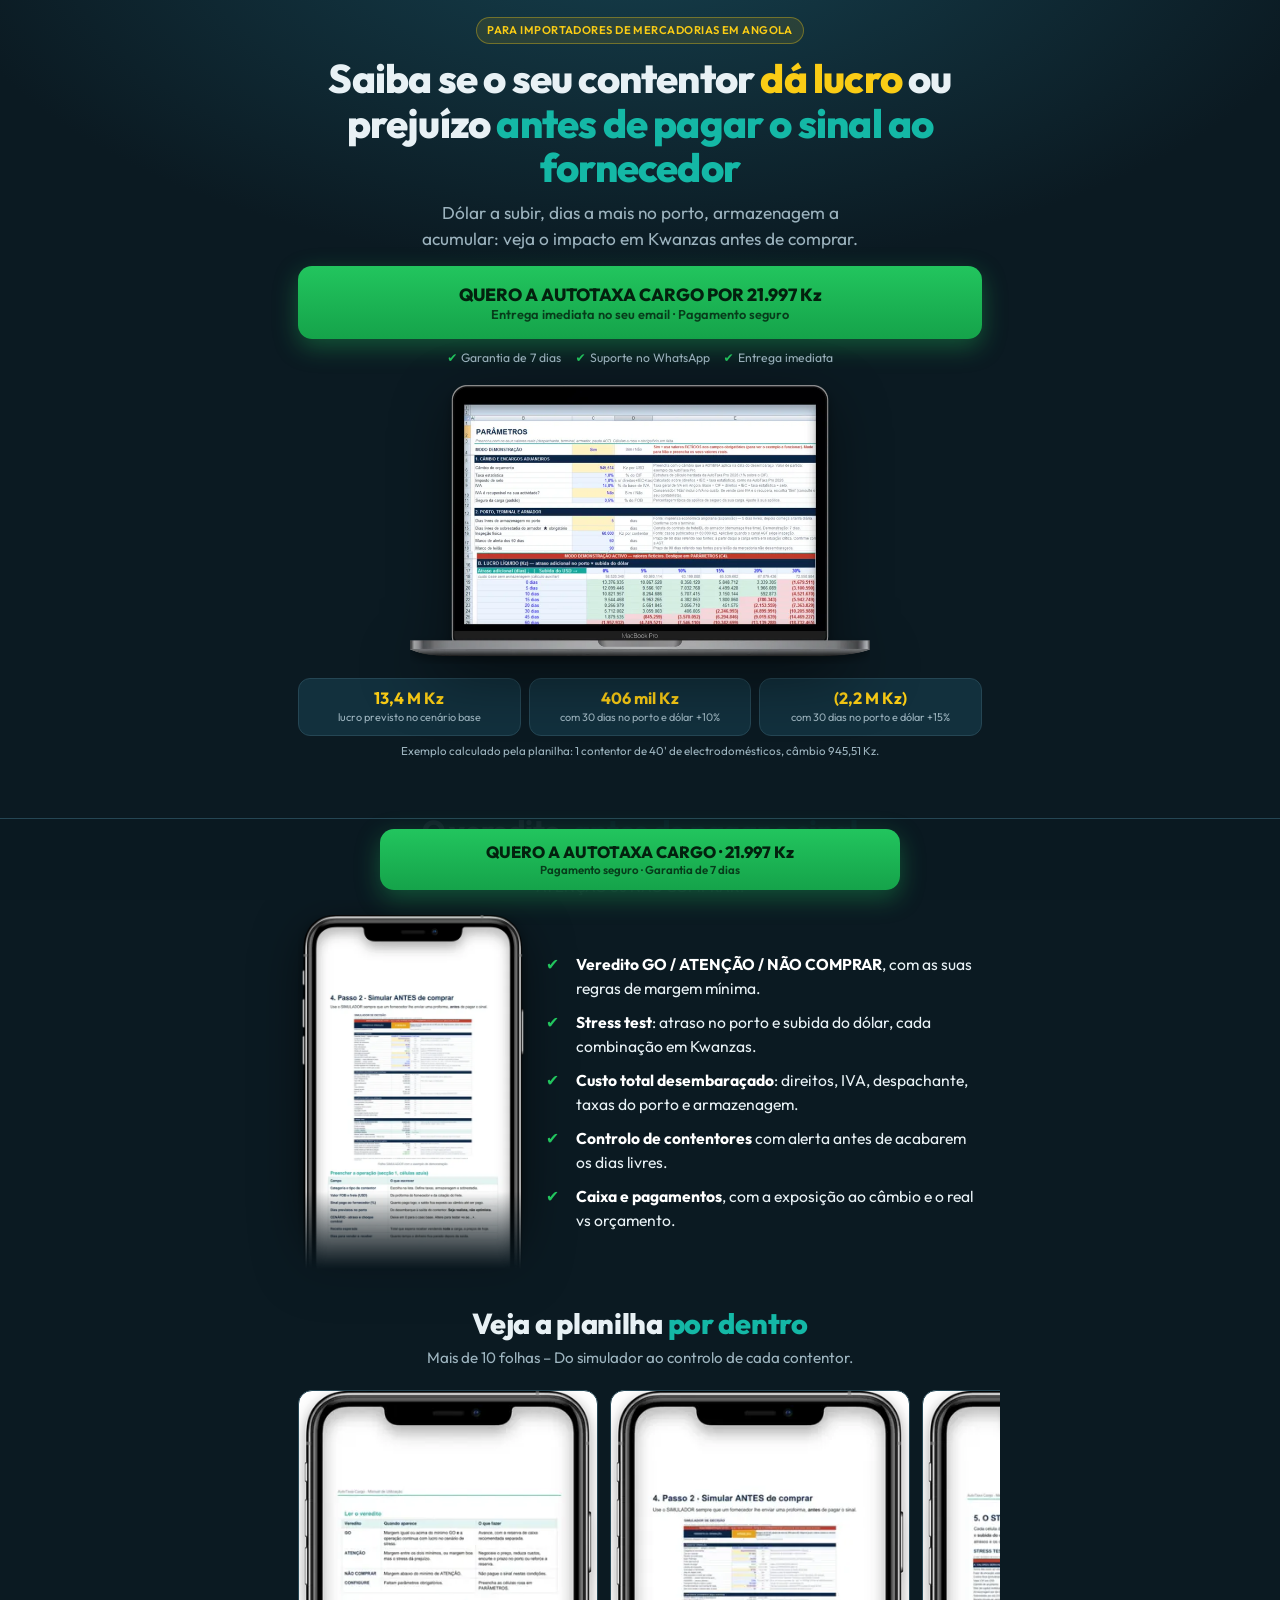
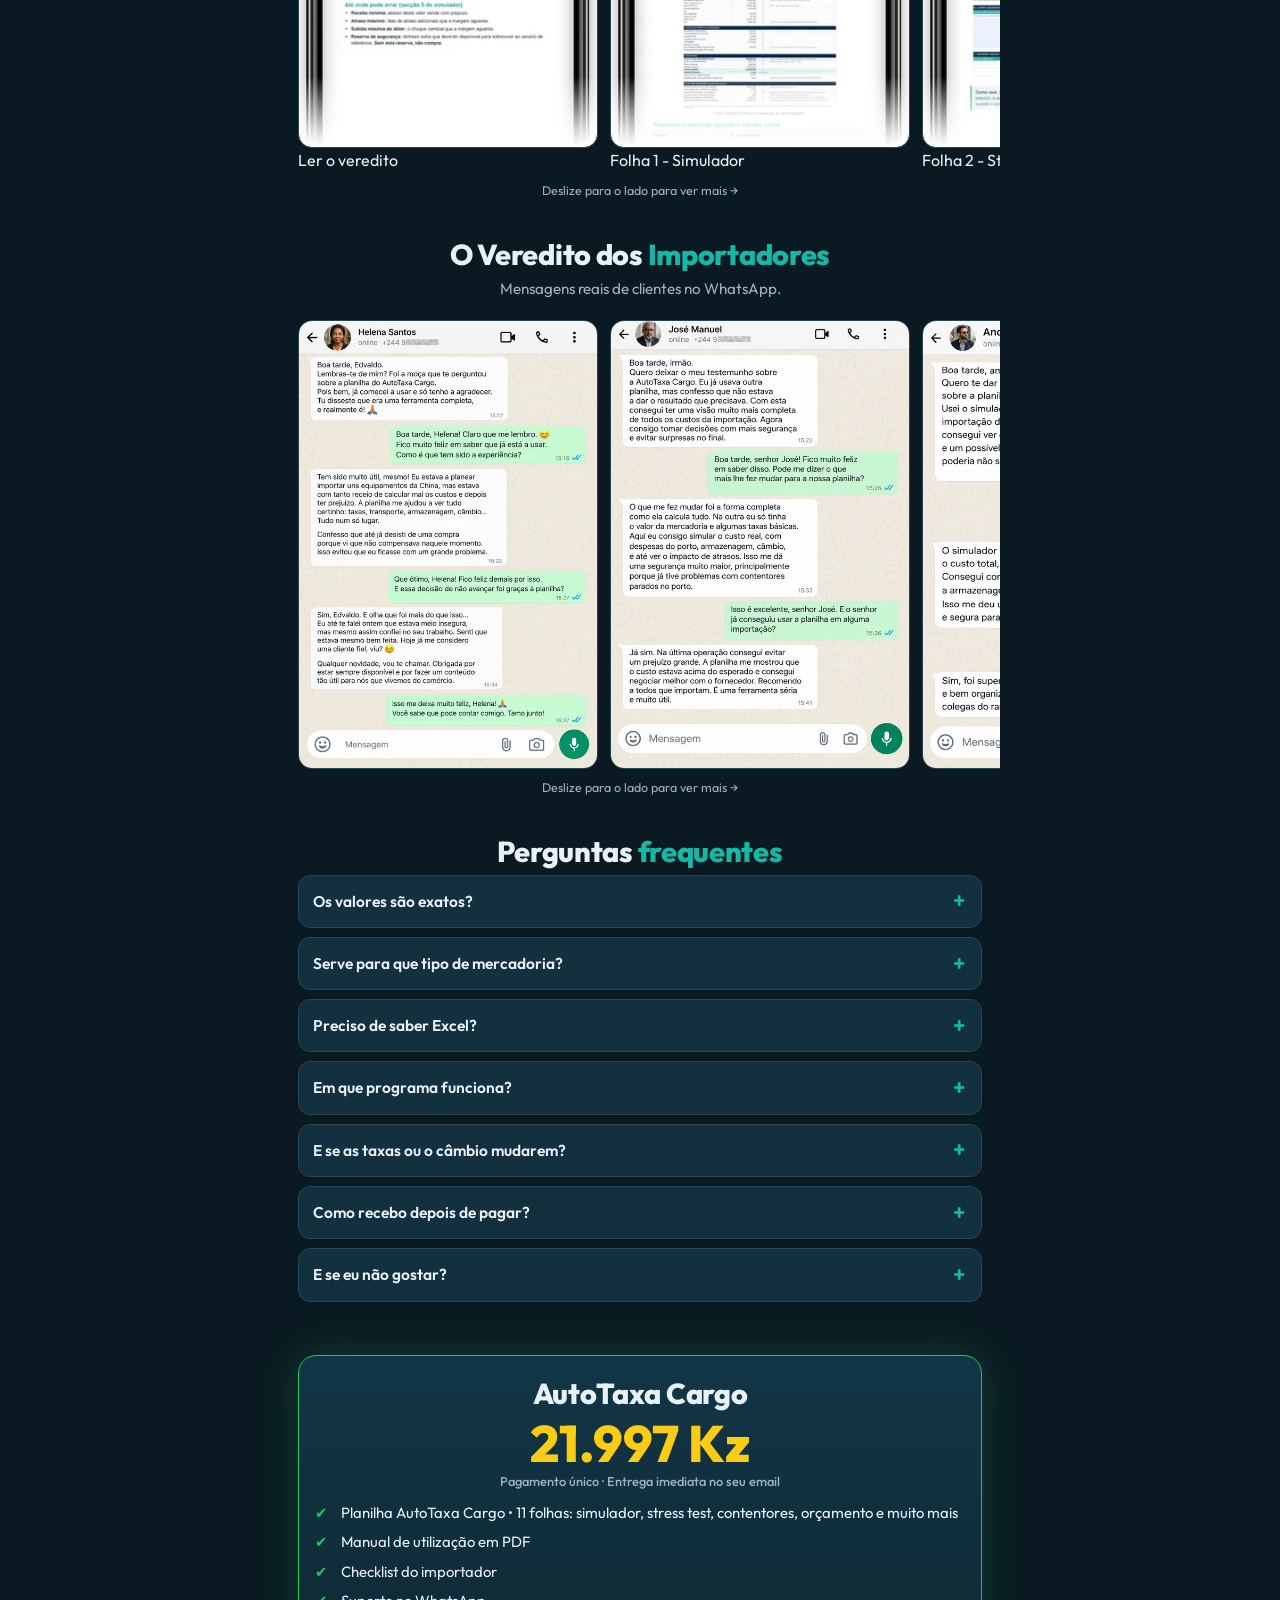
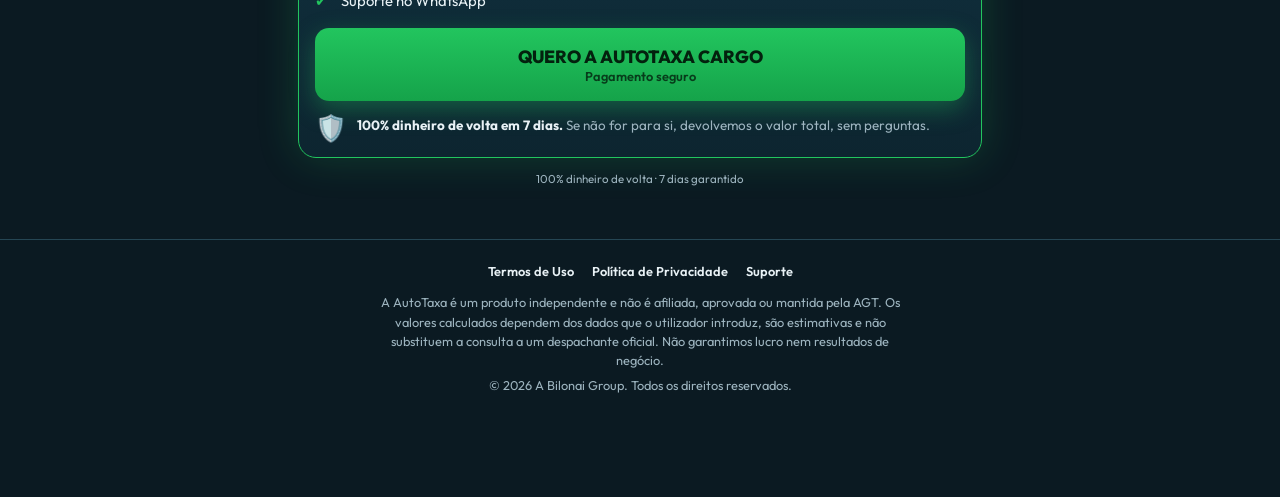
<file: index.html>
<!doctype html>
<html lang="pt-AO">
<head>
  <meta charset="utf-8">
  <meta name="viewport" content="width=device-width,initial-scale=1,viewport-fit=cover">
  <title>AutoTaxa Cargo — Saiba se a sua importação dá lucro antes de comprar</title>
  <meta name="description" content="Planilha para importadores de mercadorias em Angola: veredito GO / NÃO COMPRAR, stress test de câmbio e atraso no porto, armazenagem e caixa, tudo em Kwanzas.">
  <meta name="theme-color" content="#2d2177">
  <meta property="og:title" content="AutoTaxa Cargo — Saiba se o seu contentor dá lucro antes de pagar o sinal">
  <meta property="og:description" content="Veredito, stress test, armazenagem e caixa numa única planilha, em Kwanzas.">
  <meta property="og:type" content="website">
  <link rel="icon" type="image/png" href="/favicon.png">
  <link rel="apple-touch-icon" href="/favicon.png">
  <link rel="preconnect" href="https://fonts.googleapis.com">
  <link rel="preconnect" href="https://fonts.gstatic.com" crossorigin>
  <link rel="preload" as="image" href="assets/v2/laptop.webp" type="image/webp">
  <link rel="stylesheet" href="https://fonts.googleapis.com/css2?family=Outfit:wght@400;600;800&display=swap">
  <link rel="stylesheet" href="styles.css">
  <!-- Meta Pixel (apenas carregamento + PageView; os eventos de conversão vêm da OkandaPay) -->
  <script>
  !function(f,b,e,v,n,t,s){if(f.fbq)return;n=f.fbq=function(){n.callMethod?n.callMethod.apply(n,arguments):n.queue.push(arguments)};if(!f._fbq)f._fbq=n;n.push=n;n.loaded=!0;n.version='2.0';n.queue=[];t=b.createElement(e);t.async=!0;t.src=v;s=b.getElementsByTagName(e)[0];s.parentNode.insertBefore(t,s)}(window,document,'script','https://connect.facebook.net/en_US/fbevents.js');
  fbq('init','2337044630374395');
  fbq('track','PageView');
  </script>
  <noscript><img height="1" width="1" style="display:none" src="https://www.facebook.com/tr?id=2337044630374395&ev=PageView&noscript=1" alt=""></noscript>
  <!-- UTMify (passo final): colar aqui o script de UTMs do produto Cargo -->
</head>
<body class="v2">

<div class="live-bar" id="liveBar" hidden>🔥 <b id="liveNum">0</b> importadores já viram esta oferta hoje</div>

<main>
<header class="hero"><div class="wrap">
  <span class="eyebrow">Para importadores de mercadorias em Angola</span>
  <h1>Saiba se o seu contentor <mark>dá lucro</mark> ou prejuízo <span class="soft">antes de pagar o sinal ao fornecedor</span></h1>
  <p class="sub">Dólar a subir, dias a mais no porto, armazenagem a acumular: veja o impacto em Kwanzas antes de comprar.</p>
  <a class="btn" id="mainCta" href="https://okandapay.com/checkout/planilha-calculadora-autotaxa-cargo-mv1c8397?pid=7a7638f3-526f-4d42-95f4-f4718d9a4adf">QUERO A AUTOTAXA CARGO POR 21.997 Kz<span>Entrega imediata no seu email · Pagamento seguro</span></a>
  <p class="trust"><span><i>✔</i>Garantia de 7 dias</span><span><i>✔</i>Suporte no WhatsApp</span><span><i>✔</i>Entrega imediata</span></p>
  <img class="hero-img" src="assets/v2/laptop.webp" width="900" height="546" alt="Planilha AutoTaxa Cargo com o stress test de atraso no porto e subida do dólar" fetchpriority="high">
  <div class="example" aria-label="Exemplo da planilha">
    <div><b>13,4 M Kz</b><span>lucro previsto no cenário base</span></div>
    <div><b>406 mil Kz</b><span>com 30 dias no porto e dólar +10%</span></div>
    <div><b>(2,2 M Kz)</b><span>com 30 dias no porto e dólar +15%</span></div>
  </div>
  <p class="example-note">Exemplo calculado pela planilha: 1 contentor de 40' de electrodomésticos, câmbio 945,51 Kz.</p>
</div></header>

<section><div class="wrap">
  <h2>O veredito, <span>antes de pagar o sinal</span></h2>
  <p class="lead">Preencha a proforma do fornecedor e a planilha diz-lhe GO, ATENÇÃO ou NÃO COMPRAR.</p>
  <div class="split">
    <img class="phone" src="assets/v2/phone.webp" width="520" height="803" alt="AutoTaxa Cargo no telemóvel: simulador de decisão antes de comprar" loading="lazy">
    <ul class="list">
      <li><b>Veredito GO / ATENÇÃO / NÃO COMPRAR</b>, com as suas regras de margem mínima.</li>
      <li><b>Stress test</b>: atraso no porto e subida do dólar, cada combinação em Kwanzas.</li>
      <li><b>Custo total desembaraçado</b>: direitos, IVA, despachante, taxas do porto e armazenagem.</li>
      <li><b>Controlo de contentores</b> com alerta antes de acabarem os dias livres.</li>
      <li><b>Caixa e pagamentos</b>, com a exposição ao câmbio e o real vs orçamento.</li>
    </ul>
  </div>
</div></section>

<section><div class="wrap">
  <h2>Veja a planilha <span>por dentro</span></h2>
  <p class="lead">Mais de 10 folhas – Do simulador ao controlo de cada contentor.</p>
  <div class="carousel phones" aria-label="Ecrãs da planilha">
    <figure><img src="assets/v2/p-veredito.webp" width="340" height="407" alt="Como ler o veredito" loading="lazy"><figcaption>Ler o veredito</figcaption></figure>
    <figure><img src="assets/v2/p-simulador.webp" width="340" height="407" alt="Simulador de decisão" loading="lazy"><figcaption>Folha 1 - Simulador</figcaption></figure>
    <figure><img src="assets/v2/p-stress.webp" width="340" height="407" alt="Stress test" loading="lazy"><figcaption>Folha 2 - Stress test</figcaption></figure>
    <figure><img src="assets/v2/p-contentores.webp" width="340" height="407" alt="Controlo de contentores" loading="lazy"><figcaption>Folha 3 - Contentores</figcaption></figure>
    <figure><img src="assets/v2/p-caixa.webp" width="340" height="407" alt="Pagamentos e caixa" loading="lazy"><figcaption>Folha 4 - Pagamentos e caixa</figcaption></figure>
    <figure><img src="assets/v2/p-real.webp" width="340" height="407" alt="Real versus orçamento" loading="lazy"><figcaption>Folha 5 - Real vs orçamento</figcaption></figure>
    <figure><img src="assets/v2/p-painel.webp" width="340" height="407" alt="Painel e checklist" loading="lazy"><figcaption>Folha 6 - Painel e checklist</figcaption></figure>
  </div>
  <p class="swipe">Deslize para o lado para ver mais →</p>
</div></section>

<section><div class="wrap">
  <h2>O Veredito dos <span>Importadores</span></h2>
  <p class="lead">Mensagens reais de clientes no WhatsApp.</p>
  <div class="carousel" aria-label="Testemunhos de clientes">
    <img src="assets/v2/prova-1.webp" width="560" height="840" alt="Testemunho de cliente no WhatsApp 1" loading="lazy">
    <img src="assets/v2/prova-2.webp" width="560" height="840" alt="Testemunho de cliente no WhatsApp 2" loading="lazy">
    <img src="assets/v2/prova-3.webp" width="560" height="840" alt="Testemunho de cliente no WhatsApp 3" loading="lazy">
    <img src="assets/v2/prova-4.webp" width="560" height="840" alt="Testemunho de cliente no WhatsApp 4" loading="lazy">
    <img src="assets/v2/prova-5.webp" width="560" height="840" alt="Testemunho de cliente no WhatsApp 5" loading="lazy">
  </div>
  <p class="swipe">Deslize para o lado para ver mais →</p>
</div></section>

<section><div class="wrap">
  <h2>Perguntas <span>frequentes</span></h2>
  <details><summary>Os valores são exatos?</summary><p>A planilha calcula com os dados que você introduz (câmbio, taxas, tarifas do despachante, do terminal e do armador) e dá-lhe uma estimativa. O valor final pode variar por reavaliação aduaneira ou câmbio aplicado, por isso confirme com o seu despachante antes de pagar o sinal. Não garantimos lucro nem resultados de negócio.</p></details>
  <details><summary>Serve para que tipo de mercadoria?</summary><p>Para qualquer carga em contentor, de 20' ou 40': electrodomésticos, electrónicos, peças, roupa e outras. Você escolhe a categoria e o tipo de contentor, e pode renomeá-los.</p></details>
  <details><summary>Preciso de saber Excel?</summary><p>Não. Você só preenche as células azuis e a planilha calcula o resto. Vem com manual de utilização em PDF, passo a passo, e um checklist do importador.</p></details>
  <details><summary>Em que programa funciona?</summary><p>Abre no Excel, no computador ou no telemóvel.</p></details>
  <details><summary>E se as taxas ou o câmbio mudarem?</summary><p>Basta atualizar os valores na folha PARÂMETROS e tudo é recalculado. Você configura uma vez e ajusta quando as tarifas mudarem.</p></details>
  <details><summary>Como recebo depois de pagar?</summary><p>O acesso é digital e imediato, enviado para o email ou contacto indicado no checkout. Se tiver qualquer dificuldade, fale connosco no WhatsApp.</p></details>
  <details><summary>E se eu não gostar?</summary><p>Tem 7 dias para pedir o reembolso integral, sem precisar de explicar o motivo, pelo WhatsApp ou por email.</p></details>
</div></section>

<section><div class="wrap">
  <div class="offer">
    <h2>AutoTaxa Cargo</h2>
    <div class="price">21.997 Kz<small>Pagamento único · Entrega imediata no seu email</small></div>
    <ul>
      <li>Planilha AutoTaxa Cargo • 11 folhas: simulador, stress test, contentores, orçamento e muito mais</li>
      <li>Manual de utilização em PDF</li>
      <li>Checklist do importador</li>
      <li>Suporte no WhatsApp</li>
    </ul>
    <a class="btn" id="finalCta" href="https://okandapay.com/checkout/planilha-calculadora-autotaxa-cargo-mv1c8397?pid=7a7638f3-526f-4d42-95f4-f4718d9a4adf">QUERO A AUTOTAXA CARGO<span>Pagamento seguro</span></a>
    <div class="guarantee"><em>🛡️</em><p><b>100% dinheiro de volta em 7 dias.</b> Se não for para si, devolvemos o valor total, sem perguntas.</p></div>
  </div>
  <p class="example-note" style="margin-top:12px">100% dinheiro de volta · 7 dias garantido</p>
</div></section>
</main>

<footer class="site-footer"><div class="wrap">
  <nav><a href="termos.html">Termos de Uso</a><a href="privacidade.html">Política de Privacidade</a><a href="https://wa.me/244955968159" rel="noopener">Suporte</a></nav>
  <p>A AutoTaxa é um produto independente e não é afiliada, aprovada ou mantida pela AGT. Os valores calculados dependem dos dados que o utilizador introduz, são estimativas e não substituem a consulta a um despachante oficial. Não garantimos lucro nem resultados de negócio.</p>
  <p>© <span id="year">2026</span> A Bilonai Group. Todos os direitos reservados.</p>
</div></footer>

<div class="sticky" id="sticky"><a class="btn" href="https://okandapay.com/checkout/planilha-calculadora-autotaxa-cargo-mv1c8397?pid=7a7638f3-526f-4d42-95f4-f4718d9a4adf">QUERO A AUTOTAXA CARGO · 21.997 Kz<span>Pagamento seguro · Garantia de 7 dias</span></a></div>

<script src="main.js" defer></script>
</body>
</html>
</file>
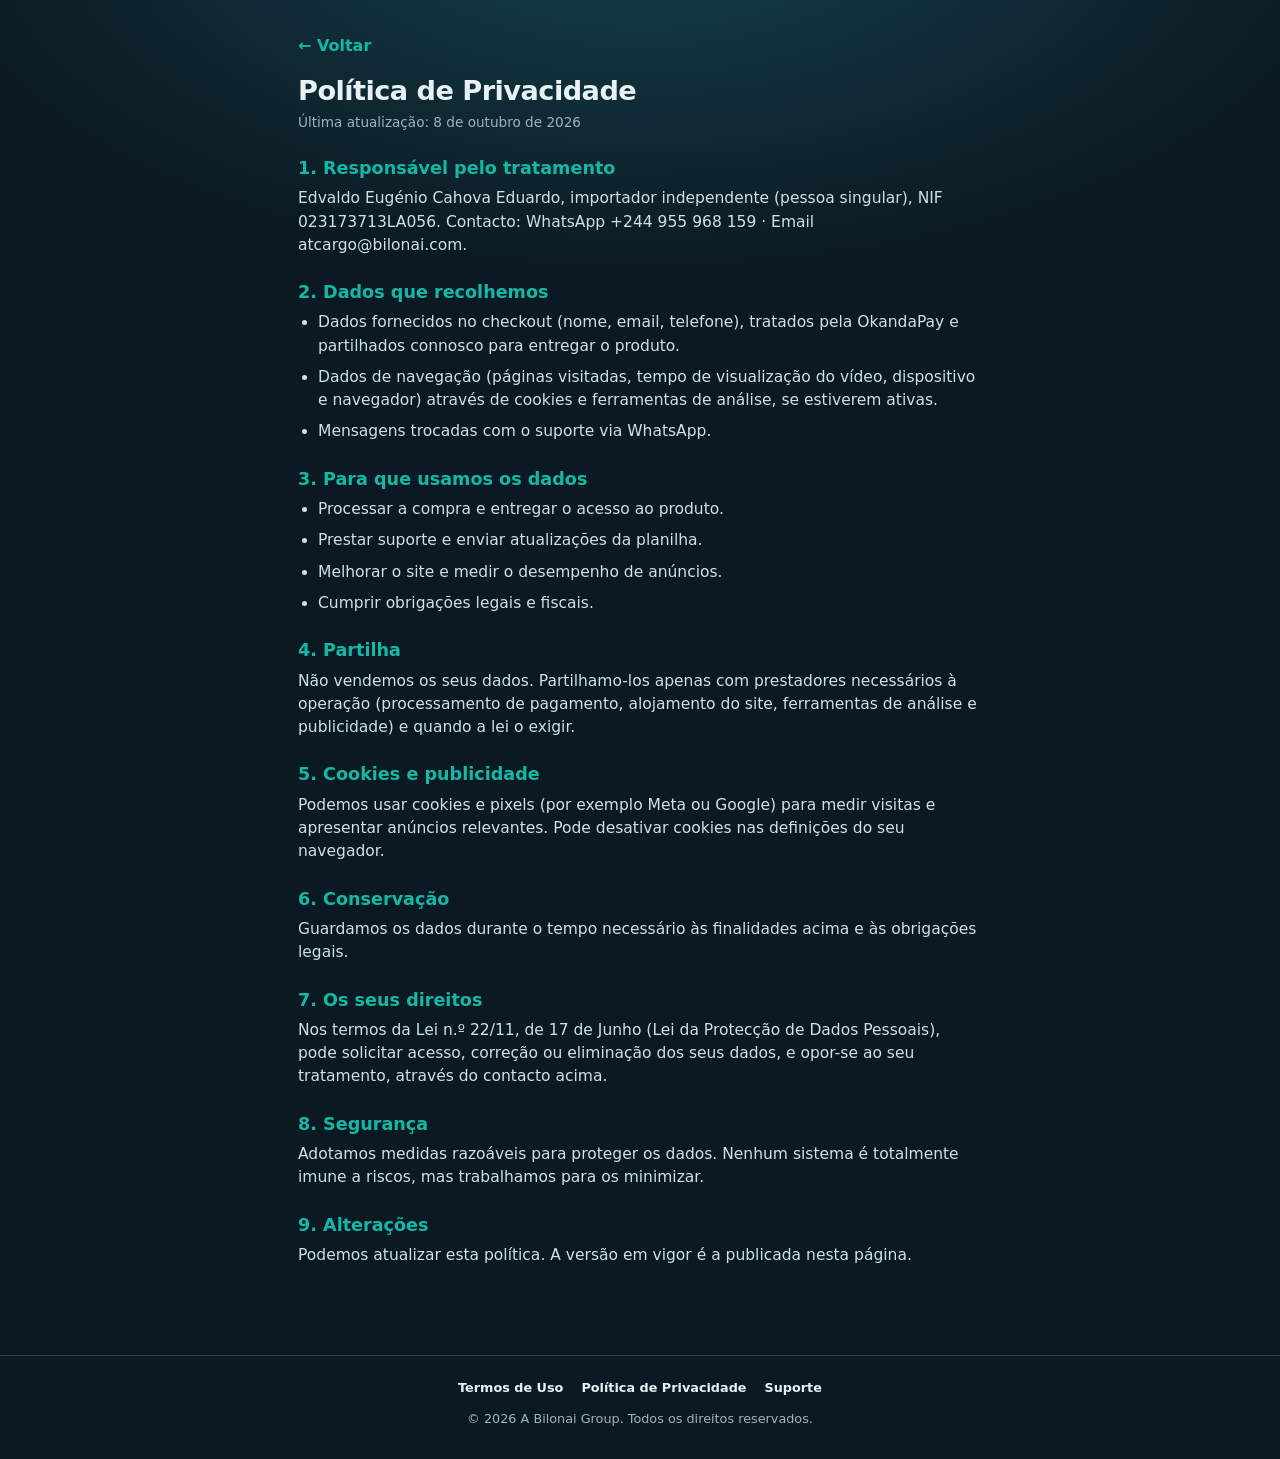
<file: privacidade.html>
<!doctype html>
<html lang="pt-AO">
<head>
  <meta charset="utf-8">
  <meta name="viewport" content="width=device-width,initial-scale=1">
  <title>Política de Privacidade — AutoTaxa Cargo</title>
  <link rel="icon" type="image/png" href="/favicon.png">
  <link rel="apple-touch-icon" href="/favicon.png">
  <link rel="stylesheet" href="styles.css">
</head>
<body>
<main class="legal"><div class="wrap">
  <a class="back" href="index.html">← Voltar</a>
  <h1>Política de Privacidade</h1>
  <p class="upd">Última atualização: 8 de outubro de 2026</p>

  <h2>1. Responsável pelo tratamento</h2>
  <p>Edvaldo Eugénio Cahova Eduardo, importador independente (pessoa singular), NIF 023173713LA056. Contacto: WhatsApp +244 955 968 159 · Email atcargo@bilonai.com.</p>

  <h2>2. Dados que recolhemos</h2>
  <ul>
    <li>Dados fornecidos no checkout (nome, email, telefone), tratados pela OkandaPay e partilhados connosco para entregar o produto.</li>
    <li>Dados de navegação (páginas visitadas, tempo de visualização do vídeo, dispositivo e navegador) através de cookies e ferramentas de análise, se estiverem ativas.</li>
    <li>Mensagens trocadas com o suporte via WhatsApp.</li>
  </ul>

  <h2>3. Para que usamos os dados</h2>
  <ul>
    <li>Processar a compra e entregar o acesso ao produto.</li>
    <li>Prestar suporte e enviar atualizações da planilha.</li>
    <li>Melhorar o site e medir o desempenho de anúncios.</li>
    <li>Cumprir obrigações legais e fiscais.</li>
  </ul>

  <h2>4. Partilha</h2>
  <p>Não vendemos os seus dados. Partilhamo-los apenas com prestadores necessários à operação (processamento de pagamento, alojamento do site, ferramentas de análise e publicidade) e quando a lei o exigir.</p>

  <h2>5. Cookies e publicidade</h2>
  <p>Podemos usar cookies e pixels (por exemplo Meta ou Google) para medir visitas e apresentar anúncios relevantes. Pode desativar cookies nas definições do seu navegador.</p>

  <h2>6. Conservação</h2>
  <p>Guardamos os dados durante o tempo necessário às finalidades acima e às obrigações legais.</p>

  <h2>7. Os seus direitos</h2>
  <p>Nos termos da Lei n.º 22/11, de 17 de Junho (Lei da Protecção de Dados Pessoais), pode solicitar acesso, correção ou eliminação dos seus dados, e opor-se ao seu tratamento, através do contacto acima.</p>

  <h2>8. Segurança</h2>
  <p>Adotamos medidas razoáveis para proteger os dados. Nenhum sistema é totalmente imune a riscos, mas trabalhamos para os minimizar.</p>

  <h2>9. Alterações</h2>
  <p>Podemos atualizar esta política. A versão em vigor é a publicada nesta página.</p>
</div></main>

<footer class="site-footer"><div class="wrap">
  <nav><a href="termos.html">Termos de Uso</a><a href="privacidade.html">Política de Privacidade</a><a href="https://wa.me/244955968159" rel="noopener">Suporte</a></nav>
  <p>© <span id="year">2026</span> A Bilonai Group. Todos os direitos reservados.</p>
</div></footer>
<script>document.getElementById('year').textContent=new Date().getFullYear()</script>
</body>
</html>
</file>
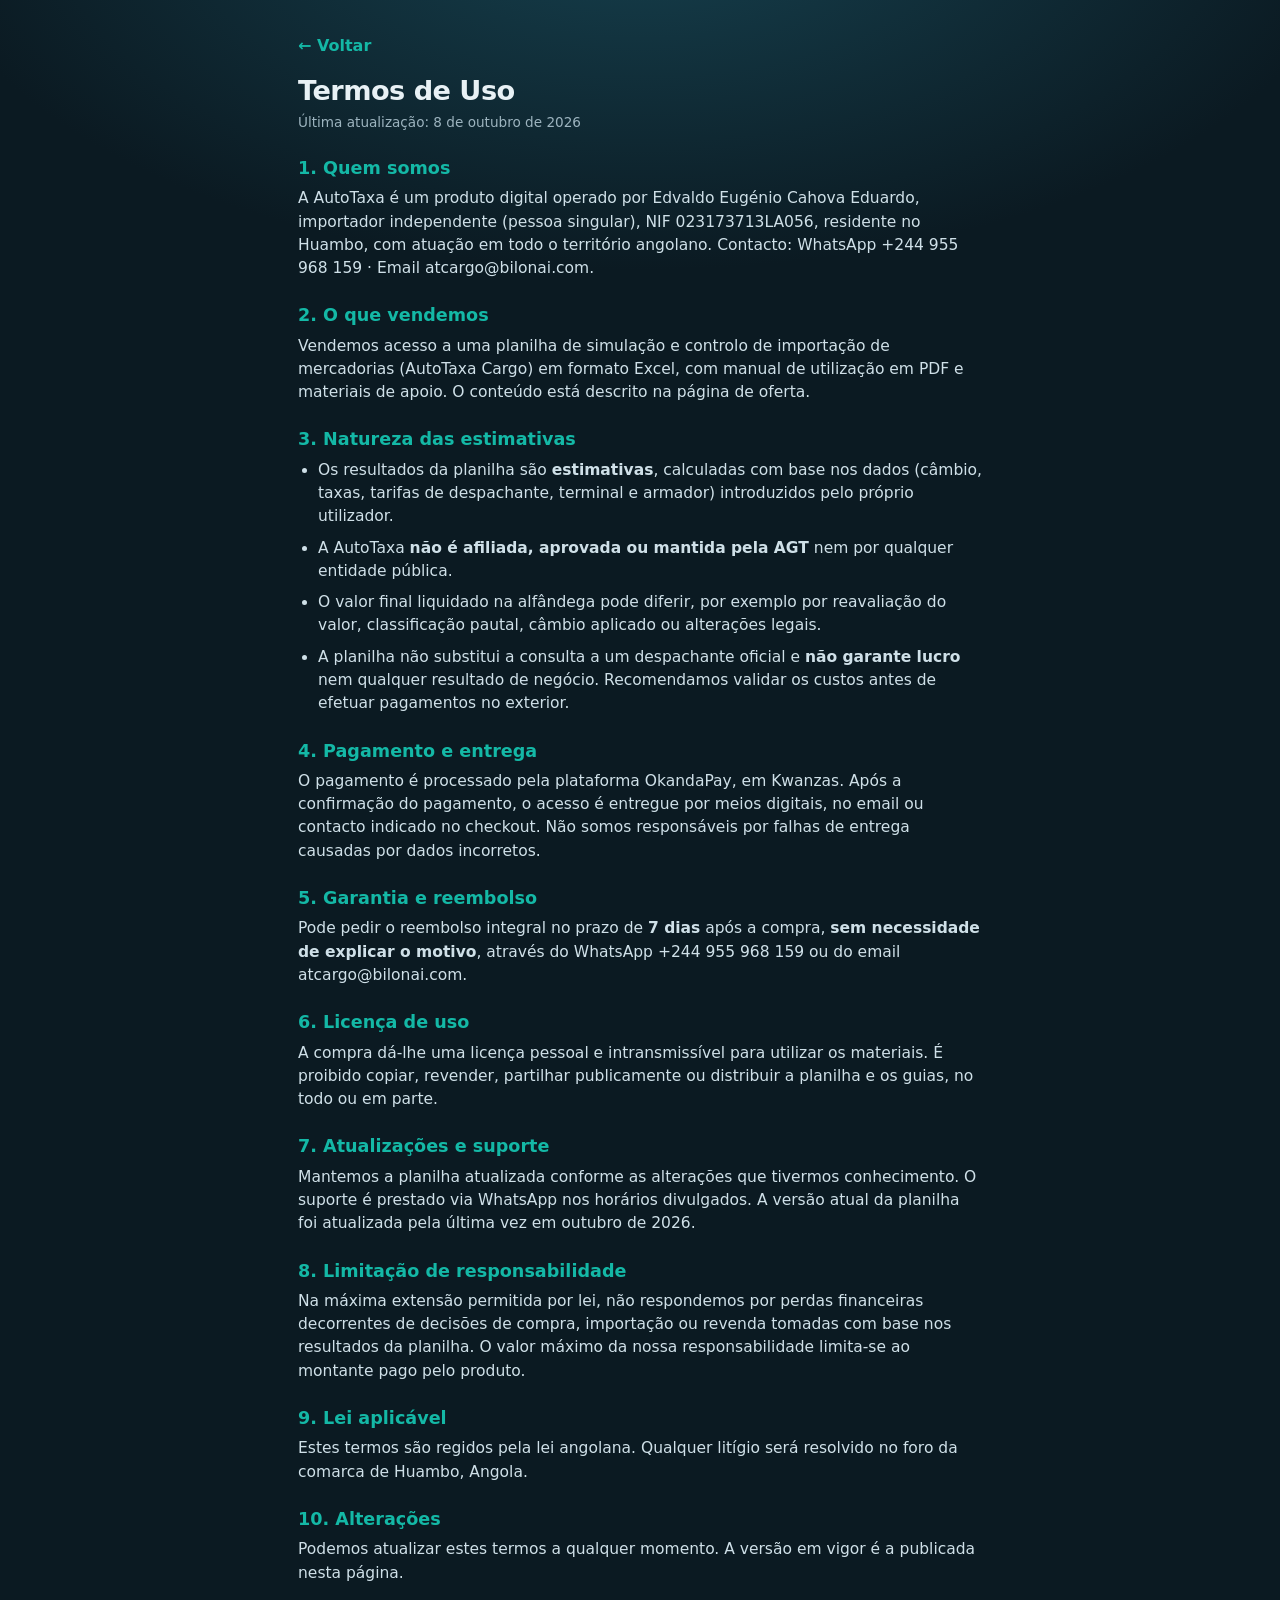
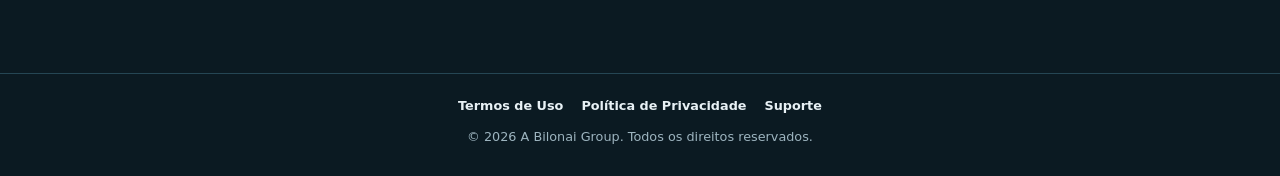
<file: termos.html>
<!doctype html>
<html lang="pt-AO">
<head>
  <meta charset="utf-8">
  <meta name="viewport" content="width=device-width,initial-scale=1">
  <title>Termos de Uso — AutoTaxa Cargo</title>
  <link rel="icon" type="image/png" href="/favicon.png">
  <link rel="apple-touch-icon" href="/favicon.png">
  <link rel="stylesheet" href="styles.css">
</head>
<body>
<main class="legal"><div class="wrap">
  <a class="back" href="index.html">← Voltar</a>
  <h1>Termos de Uso</h1>
  <p class="upd">Última atualização: 8 de outubro de 2026</p>

  <h2>1. Quem somos</h2>
  <p>A AutoTaxa é um produto digital operado por Edvaldo Eugénio Cahova Eduardo, importador independente (pessoa singular), NIF 023173713LA056, residente no Huambo, com atuação em todo o território angolano. Contacto: WhatsApp +244 955 968 159 · Email atcargo@bilonai.com.</p>

  <h2>2. O que vendemos</h2>
  <p>Vendemos acesso a uma planilha de simulação e controlo de importação de mercadorias (AutoTaxa Cargo) em formato Excel, com manual de utilização em PDF e materiais de apoio. O conteúdo está descrito na página de oferta.</p>

  <h2>3. Natureza das estimativas</h2>
  <ul>
    <li>Os resultados da planilha são <b>estimativas</b>, calculadas com base nos dados (câmbio, taxas, tarifas de despachante, terminal e armador) introduzidos pelo próprio utilizador.</li>
    <li>A AutoTaxa <b>não é afiliada, aprovada ou mantida pela AGT</b> nem por qualquer entidade pública.</li>
    <li>O valor final liquidado na alfândega pode diferir, por exemplo por reavaliação do valor, classificação pautal, câmbio aplicado ou alterações legais.</li>
    <li>A planilha não substitui a consulta a um despachante oficial e <b>não garante lucro</b> nem qualquer resultado de negócio. Recomendamos validar os custos antes de efetuar pagamentos no exterior.</li>
  </ul>

  <h2>4. Pagamento e entrega</h2>
  <p>O pagamento é processado pela plataforma OkandaPay, em Kwanzas. Após a confirmação do pagamento, o acesso é entregue por meios digitais, no email ou contacto indicado no checkout. Não somos responsáveis por falhas de entrega causadas por dados incorretos.</p>

  <h2>5. Garantia e reembolso</h2>
  <p>Pode pedir o reembolso integral no prazo de <b>7 dias</b> após a compra, <b>sem necessidade de explicar o motivo</b>, através do WhatsApp +244 955 968 159 ou do email atcargo@bilonai.com.</p>

  <h2>6. Licença de uso</h2>
  <p>A compra dá-lhe uma licença pessoal e intransmissível para utilizar os materiais. É proibido copiar, revender, partilhar publicamente ou distribuir a planilha e os guias, no todo ou em parte.</p>

  <h2>7. Atualizações e suporte</h2>
  <p>Mantemos a planilha atualizada conforme as alterações que tivermos conhecimento. O suporte é prestado via WhatsApp nos horários divulgados. A versão atual da planilha foi atualizada pela última vez em outubro de 2026.</p>

  <h2>8. Limitação de responsabilidade</h2>
  <p>Na máxima extensão permitida por lei, não respondemos por perdas financeiras decorrentes de decisões de compra, importação ou revenda tomadas com base nos resultados da planilha. O valor máximo da nossa responsabilidade limita-se ao montante pago pelo produto.</p>

  <h2>9. Lei aplicável</h2>
  <p>Estes termos são regidos pela lei angolana. Qualquer litígio será resolvido no foro da comarca de Huambo, Angola.</p>

  <h2>10. Alterações</h2>
  <p>Podemos atualizar estes termos a qualquer momento. A versão em vigor é a publicada nesta página.</p>
</div></main>

<footer class="site-footer"><div class="wrap">
  <nav><a href="termos.html">Termos de Uso</a><a href="privacidade.html">Política de Privacidade</a><a href="https://wa.me/244955968159" rel="noopener">Suporte</a></nav>
  <p>© <span id="year">2026</span> A Bilonai Group. Todos os direitos reservados.</p>
</div></footer>
<script>document.getElementById('year').textContent=new Date().getFullYear()</script>
</body>
</html>
</file>
<file: styles.css>
:root{--bg:#0b1a22;--bg2:#10303c;--card:#12303d;--line:#254654;--txt:#e8f1f5;--mut:#9db4bf;--teal:#14b8a6;--gold:#facc15;--cta1:#22c55e;--cta2:#15a34a;--danger:#f87171}
*{box-sizing:border-box;margin:0;padding:0}
html{-webkit-text-size-adjust:100%;background:#0b1a22;color-scheme:dark;overscroll-behavior-y:none}
body{font-family:'Outfit',system-ui,-apple-system,Segoe UI,Roboto,sans-serif;background:transparent;color:var(--txt);line-height:1.5;min-height:100vh}
body::before{content:'';position:fixed;inset:0;z-index:-1;pointer-events:none;background:radial-gradient(1200px 600px at 50% -10%,#16414f 0%,#0b1a22 60%)}
img{max-width:100%;height:auto;display:block}
a{color:inherit}
[hidden]{display:none!important}
.wrap{width:100%;max-width:560px;margin:0 auto;padding:0 18px}
.v2 section{padding:30px 0 6px}
.v2 h1{font-size:clamp(1.7rem,7vw,2.5rem);line-height:1.12;font-weight:800;letter-spacing:-.02em;text-align:center}
.v2 h1 mark{background:none;color:var(--gold)}
.v2 h1 .soft{color:var(--teal)}
.v2 h2{font-size:clamp(1.35rem,5.4vw,1.8rem);line-height:1.2;font-weight:800;text-align:center;letter-spacing:-.01em;margin-bottom:6px}
.v2 h2 span{color:var(--teal)}
.lead{color:var(--mut);text-align:center;font-size:.95rem;margin:0 auto 16px;max-width:440px}

/* barra */
.live-bar{position:fixed;top:0;left:0;right:0;z-index:60;background:var(--danger);color:#2b0505;text-align:center;font-weight:800;padding:9px 12px;font-size:.88rem;animation:barIn .5s ease}
body.bar-on{padding-top:40px}
@keyframes barIn{from{transform:translateY(-100%)}to{transform:none}}

/* hero */
.v2 .hero{padding:16px 0 8px;text-align:center}
.v2 .eyebrow{display:inline-block;font-size:.7rem;font-weight:600;letter-spacing:.04em;text-transform:uppercase;color:var(--gold);background:rgba(250,204,21,.1);border:1px solid rgba(250,204,21,.35);padding:4px 10px;border-radius:999px;margin-bottom:12px}
.v2 .sub{margin:10px auto 14px;color:var(--mut);font-size:clamp(.95rem,3.8vw,1.08rem);max-width:460px}
.hero-img{margin:18px auto 0;width:100%;max-width:460px;filter:drop-shadow(0 18px 30px rgba(0,0,0,.45))}
.example{display:grid;grid-template-columns:1fr 1fr 1fr;gap:8px;margin:14px 0 0}
.example div{background:var(--card);border:1px solid var(--line);border-radius:12px;padding:10px 6px;text-align:center}
.example b{display:block;font-size:1.02rem;color:var(--gold);line-height:1.15}
.example span{display:block;font-size:.68rem;color:var(--mut);margin-top:3px;line-height:1.25}
.example-note{font-size:.72rem;color:var(--mut);text-align:center;margin:6px 0 16px}

/* botões */
.btn{display:block;width:100%;text-align:center;text-decoration:none;font:800 1.1rem 'Outfit',sans-serif;color:#03210e;background:linear-gradient(180deg,var(--cta1),var(--cta2));padding:17px 18px;border-radius:14px;border:0;cursor:pointer;box-shadow:0 8px 24px rgba(34,197,94,.35);animation:glow 2s infinite}
.btn span{display:block;font-size:.8rem;font-weight:600;opacity:.8}
.btn:active{transform:scale(.98)}
.trust{display:flex;justify-content:center;flex-wrap:wrap;gap:6px 14px;margin:10px 0 0;font-size:.76rem;color:var(--mut)}
.trust i{font-style:normal;color:var(--cta1);margin-right:4px}

/* benefícios */
.split{display:grid;gap:18px;align-items:center}
.phone{max-width:230px;margin:0 auto;filter:drop-shadow(0 14px 24px rgba(0,0,0,.5))}
.v2 .list{list-style:none;display:grid;gap:11px}
.v2 .list li{padding-left:30px;position:relative;font-size:.98rem}
.v2 .list li b{color:#fff}
.v2 .list li::before{content:'✔';position:absolute;left:0;top:0;color:var(--cta1);font-weight:800}
@media(min-width:620px){.split{grid-template-columns:230px 1fr}.wrap{max-width:720px}}

/* provas */
.carousel{display:flex;gap:12px;overflow-x:auto;scroll-snap-type:x mandatory;padding:4px 18px 14px;margin:0 -18px;-webkit-overflow-scrolling:touch;scrollbar-width:none}
.carousel::-webkit-scrollbar{display:none}
.carousel img{flex:0 0 76%;max-width:300px;scroll-snap-align:center;border-radius:14px;border:1px solid var(--line);background:#fff}
.swipe{text-align:center;font-size:.78rem;color:var(--mut);margin-top:-4px}

/* faq */
details{background:var(--card);border:1px solid var(--line);border-radius:12px;margin-bottom:9px;overflow:hidden}
summary{list-style:none;cursor:pointer;padding:14px 44px 14px 14px;font-weight:600;font-size:.97rem;position:relative}
summary::-webkit-details-marker{display:none}
summary::after{content:'+';position:absolute;right:16px;top:50%;transform:translateY(-50%);font-size:1.4rem;color:var(--teal);font-weight:600}
details[open] summary::after{content:'–'}
details p{padding:0 14px 14px;color:#cfe0e8;font-size:.93rem}

/* oferta final */
.offer{background:linear-gradient(180deg,#123646,#0d2530);border:1px solid var(--cta1);border-radius:18px;padding:20px 16px 16px;text-align:center;box-shadow:0 0 40px rgba(34,197,94,.22);margin-top:8px}
.offer h2{margin-bottom:4px}
.price{font-size:clamp(2.4rem,11vw,3.2rem);font-weight:800;color:var(--gold);line-height:1;margin:8px 0 2px}
.price small{display:block;font-size:.8rem;font-weight:500;color:var(--mut);margin-top:6px}
.offer ul{list-style:none;text-align:left;display:grid;gap:7px;margin:14px 0 16px;font-size:.93rem}
.offer li{padding-left:26px;position:relative}
.offer li::before{content:'✔';position:absolute;left:0;color:var(--cta1);font-weight:800}
.guarantee{display:flex;gap:10px;align-items:flex-start;text-align:left;margin-top:14px;font-size:.84rem;color:var(--mut)}
.guarantee b{color:var(--txt)}
.guarantee em{font-style:normal;font-size:1.6rem;line-height:1}

/* barra fixa */
.sticky{position:fixed;left:0;right:0;bottom:0;z-index:50;padding:10px 14px calc(10px + env(safe-area-inset-bottom));background:rgba(11,26,34,.96);border-top:1px solid var(--line);transform:translateY(110%);transition:transform .35s ease}
.sticky.show{transform:none}
.sticky .btn{max-width:520px;margin:0 auto;padding:13px 14px;font-size:1.02rem;animation:none}
.sticky .btn span{font-size:.72rem}

/* rodapé */
.site-footer{border-top:1px solid var(--line);margin-top:30px;padding:22px 0 24px;text-align:center;color:var(--mut);font-size:.8rem}
.site-footer nav{display:flex;justify-content:center;gap:18px;margin-bottom:12px;flex-wrap:wrap}
.site-footer nav a{color:var(--txt);text-decoration:none;font-weight:600}
.site-footer p{max-width:520px;margin:6px auto}
body.has-sticky .site-footer{padding-bottom:96px}
@keyframes glow{0%,100%{box-shadow:0 8px 24px rgba(34,197,94,.35)}50%{box-shadow:0 8px 34px rgba(34,197,94,.7)}}
@media(prefers-reduced-motion:reduce){*{animation:none!important;transition:none!important}}

/* ---------- HERO ---------- */
.hero{padding:14px 0 36px;text-align:center}
.eyebrow{
  display:inline-block;font-size:.7rem;font-weight:600;letter-spacing:.04em;text-transform:uppercase;
  color:var(--gold);background:rgba(250,204,21,.1);border:1px solid rgba(250,204,21,.35);
  padding:4px 10px;border-radius:999px;margin-bottom:10px;
}
h1{font-size:clamp(1.65rem,6.4vw,2.6rem);line-height:1.12;font-weight:800;letter-spacing:-.02em}
h1 mark{background:none;color:var(--gold)}
h1 .soft{color:var(--teal)}
.sub{margin:8px auto 14px;color:var(--mut);font-size:clamp(.92rem,3.5vw,1.05rem);max-width:460px}


/* ---------- DOWNSELL ---------- */
.ds-banner{background:var(--danger);color:#2b0505;text-align:center;font-weight:800;padding:10px 14px;font-size:.92rem;letter-spacing:.02em}
.price-box{text-align:center;margin:18px 0 6px}
.price-box .big{font-size:clamp(2.4rem,11vw,3.4rem);font-weight:800;color:var(--gold);line-height:1}
.price-box .old{color:var(--mut);font-size:.95rem}
.shots{display:grid;gap:14px;margin:22px 0}
.shots figure{background:var(--card);border:1px solid var(--line);border-radius:14px;padding:10px}
.shots img{border-radius:8px;width:100%;height:auto}
.shots figcaption{font-size:.8rem;color:var(--mut);text-align:center;margin-top:6px}
@media(min-width:760px){.shots{grid-template-columns:2fr 1fr}.shots figure.full{grid-column:1/-1}}
.box{background:var(--card);border:1px solid var(--line);border-radius:16px;padding:18px;margin:18px 0}
.box h2{font-size:1.2rem;margin-bottom:10px}
.list{list-style:none;display:grid;gap:9px}
.list li{padding-left:28px;position:relative}
.list li::before{content:'✔';position:absolute;left:0;color:var(--cta1);font-weight:800}
.list li.no{color:var(--mut);text-decoration:line-through}
.list li.no::before{content:'✘';color:var(--danger)}
.compare{display:grid;gap:14px}
@media(min-width:700px){.compare{grid-template-columns:1fr 1fr}}
.compare .box{margin:0}
.compare .hl{border-color:var(--cta1);box-shadow:0 0 30px rgba(34,197,94,.18)}
.tag{display:inline-block;font-size:.72rem;font-weight:700;letter-spacing:.05em;text-transform:uppercase;padding:3px 9px;border-radius:999px;background:var(--line);color:var(--txt);margin-bottom:8px}
.hl .tag{background:var(--cta1);color:#03210e}
.nothanks{display:block;text-align:center;margin:18px 0 8px;font-size:.82rem;color:var(--mut)}

/* ---------- LEGAL ---------- */
.legal{padding:34px 0 50px}
.legal h1{font-size:1.7rem;margin-bottom:6px}
.legal .upd{color:var(--mut);font-size:.85rem;margin-bottom:22px}
.legal h2{font-size:1.1rem;margin:22px 0 6px;color:var(--teal)}
.legal p,.legal li{color:#cfe0e8;font-size:.97rem;margin-bottom:8px}
.legal ul{padding-left:20px}
.legal .fill{background:rgba(250,204,21,.18);color:var(--gold);padding:0 5px;border-radius:4px}
.back{display:inline-block;margin-bottom:18px;color:var(--teal);text-decoration:none;font-weight:600}
</file>
